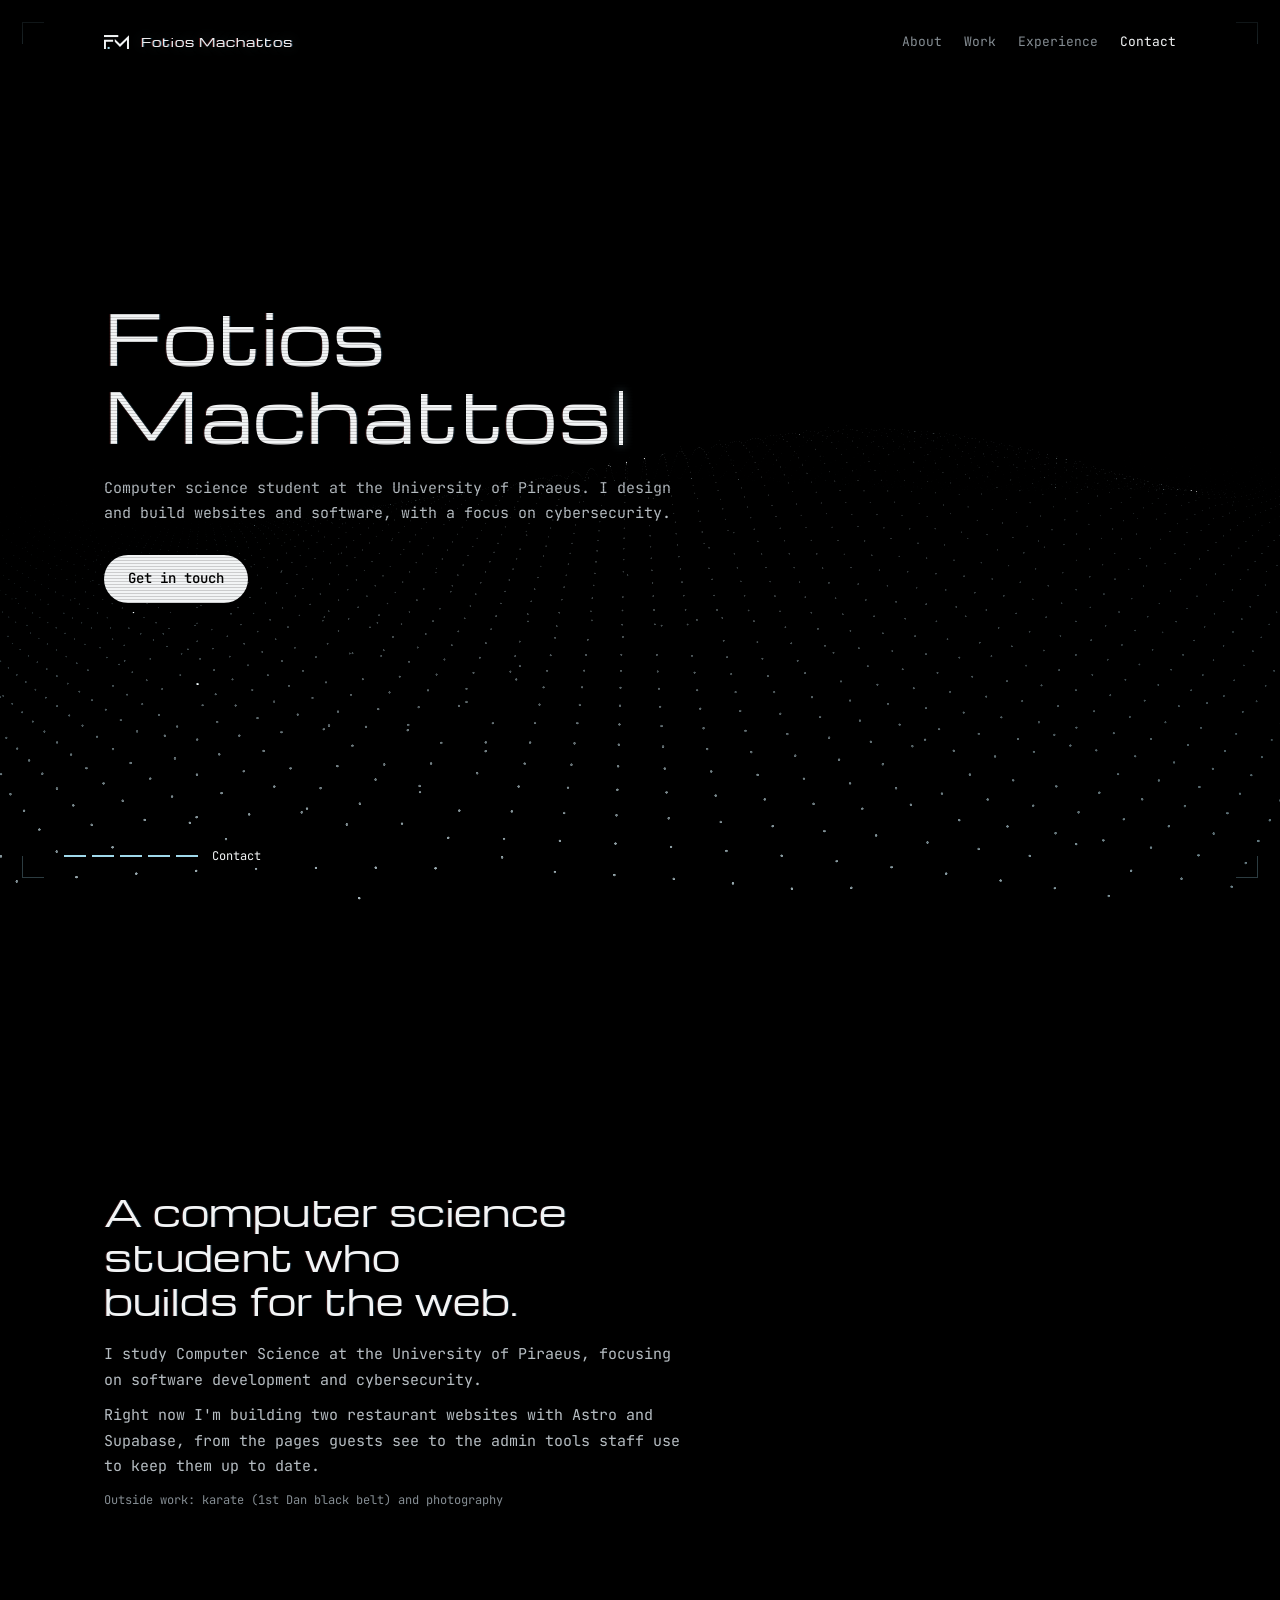
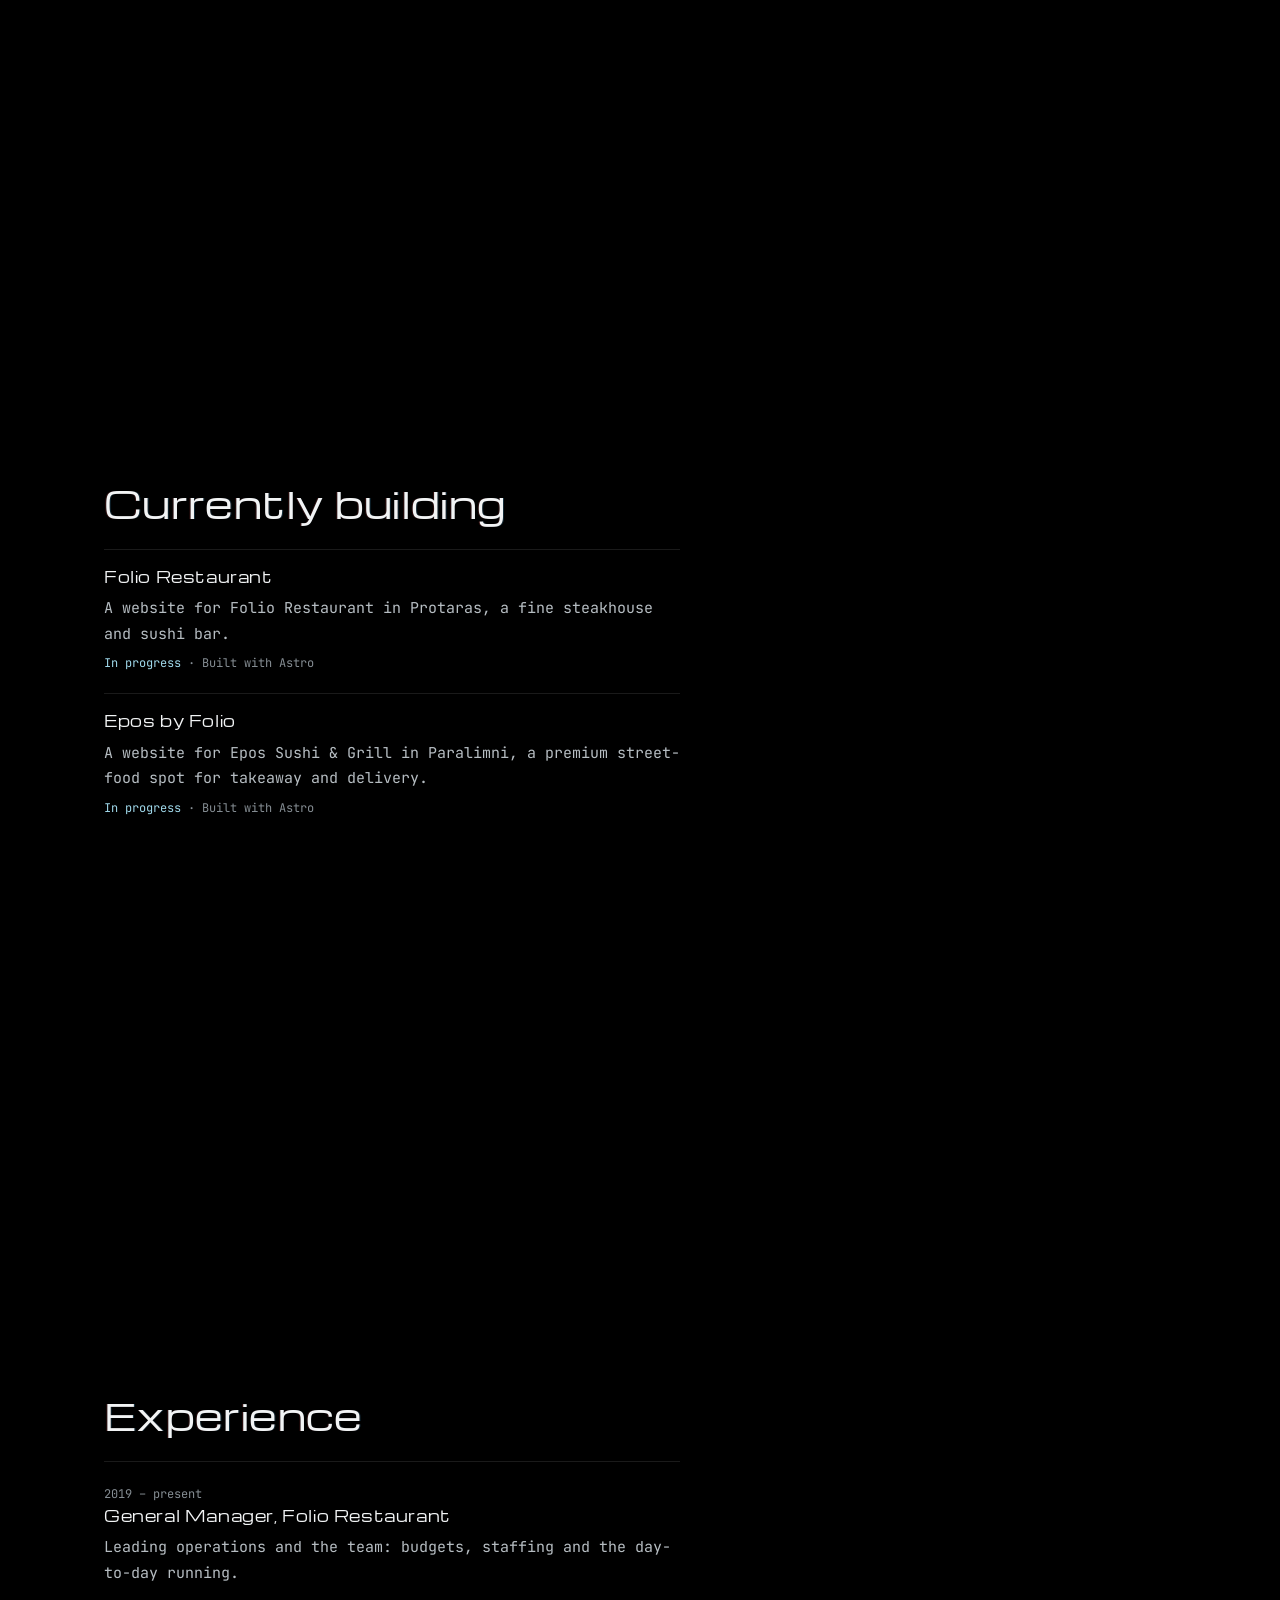
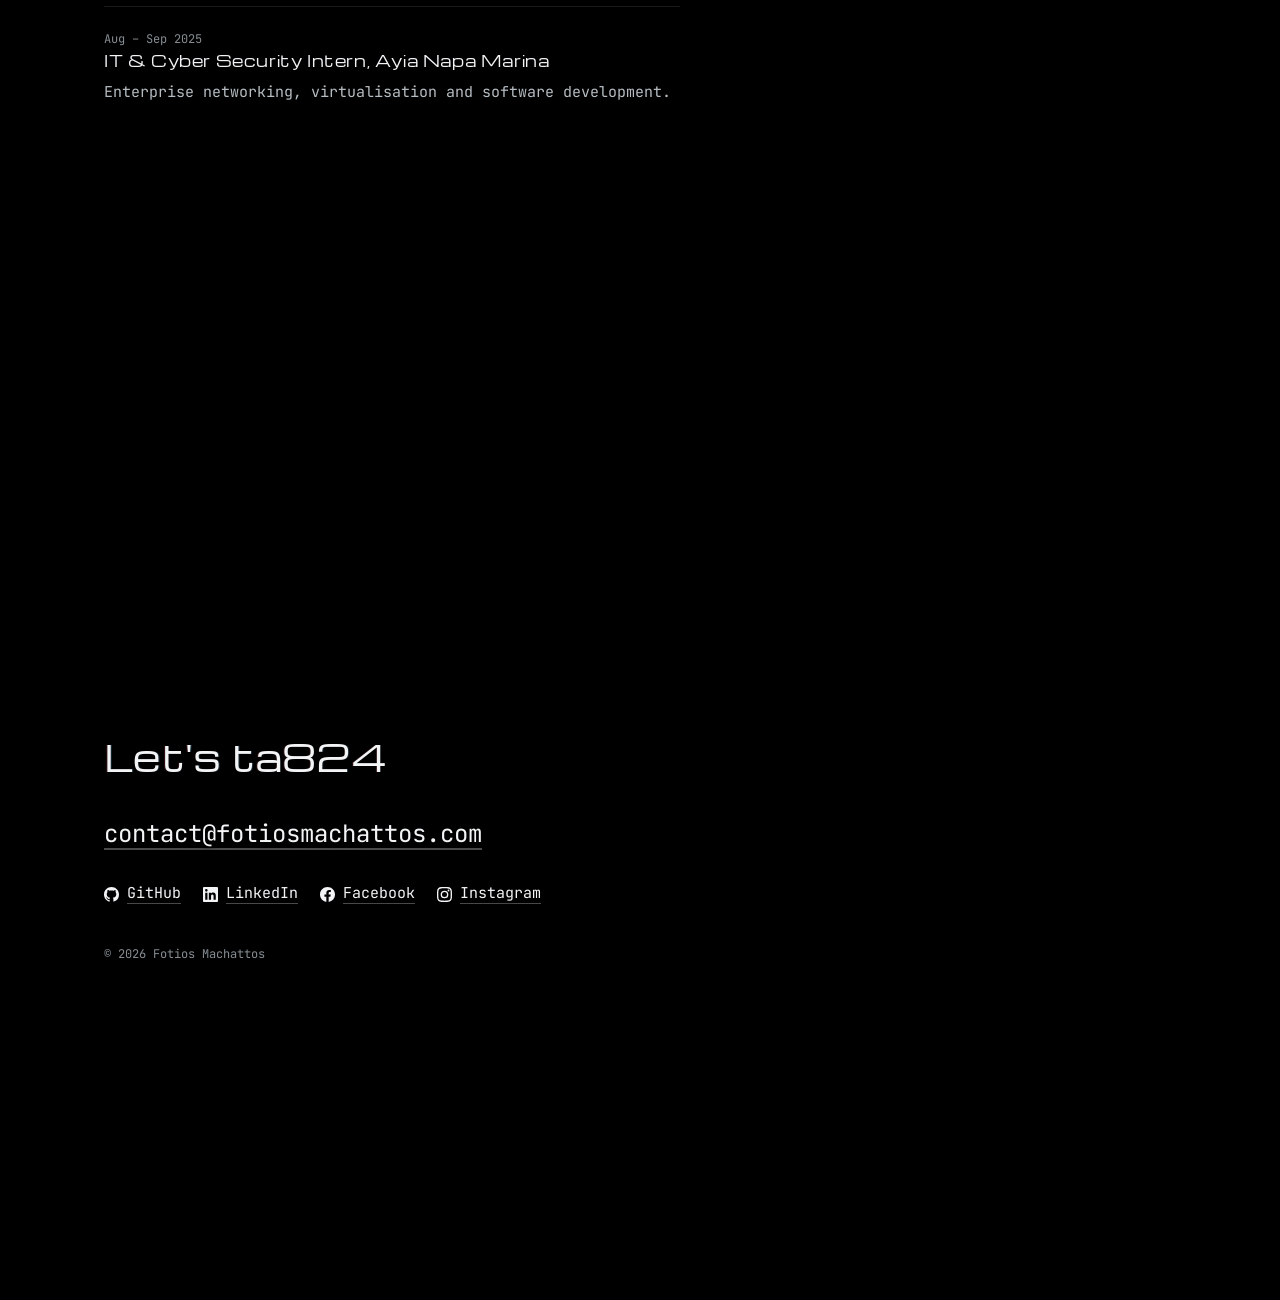
<file: index.html>
<!DOCTYPE html>
<html lang="en">
<head>
  <meta charset="UTF-8">
  <meta name="viewport" content="width=device-width, initial-scale=1.0">
  <meta name="description" content="Fotios Machattos — computer science student at the University of Piraeus, building websites and software.">
  <meta name="theme-color" content="#000000">
  <title>Fotios Machattos · Computer Science Student</title>
  <script type="application/ld+json">
  {
    "@context": "https://schema.org",
    "@type": "Person",
    "name": "Fotios Machattos",
    "url": "https://fotiosmachattos.com/",
    "image": "https://fotiosmachattos.com/assets/og-image.jpg",
    "email": "mailto:contact@fotiosmachattos.com",
    "jobTitle": "Computer Science Student",
    "affiliation": { "@type": "CollegeOrUniversity", "name": "University of Piraeus" },
    "knowsAbout": ["Web development", "Software development", "Cybersecurity"],
    "sameAs": [
      "https://github.com/fotios11",
      "https://www.linkedin.com/in/fotios-machattos/",
      "https://www.instagram.com/fmachattos11/",
      "https://www.facebook.com/fotios.machattos/"
    ]
  }
  </script>
  <link rel="canonical" href="https://fotiosmachattos.com/">
  <link rel="icon" href="/favicon.ico" sizes="48x48">
  <link rel="icon" href="/favicon.svg" type="image/svg+xml">
  <link rel="apple-touch-icon" href="/apple-touch-icon.png">

  <!-- Link previews (Instagram, LinkedIn, WhatsApp, Messenger, X) -->
  <meta property="og:type" content="website">
  <meta property="og:site_name" content="Fotios Machattos">
  <meta property="og:title" content="Fotios Machattos">
  <meta property="og:description" content="Computer science student at the University of Piraeus, building websites and software.">
  <meta property="og:url" content="https://fotiosmachattos.com/">
  <meta property="og:image" content="https://fotiosmachattos.com/assets/og-image.jpg">
  <meta property="og:image:width" content="1200">
  <meta property="og:image:height" content="630">
  <meta property="og:image:alt" content="FM logo with the name Fotios Machattos on black">
  <meta name="twitter:card" content="summary_large_image">

  <script>document.documentElement.classList.add('js');</script>
  <link rel="preload" href="/assets/fonts/jetbrains-mono-latin.woff2" as="font" type="font/woff2" crossorigin>
  <link rel="preload" href="/assets/fonts/michroma-latin.woff2" as="font" type="font/woff2" crossorigin>
  <style>
    /* ── Fonts (self-hosted, SIL OFL 1.1, see assets/fonts) ── */
    @font-face { font-family: 'JetBrains Mono'; font-style: normal; font-weight: 100 800; font-display: swap;
      src: url(/assets/fonts/jetbrains-mono-latin-ext.woff2) format('woff2');
      unicode-range: U+0100-02BA, U+02BD-02C5, U+02C7-02CC, U+02CE-02D7, U+02DD-02FF, U+0304, U+0308, U+0329, U+1D00-1DBF, U+1E00-1E9F, U+1EF2-1EFF, U+2020, U+20A0-20AB, U+20AD-20C0, U+2113, U+2C60-2C7F, U+A720-A7FF; }
    @font-face { font-family: 'JetBrains Mono'; font-style: normal; font-weight: 100 800; font-display: swap;
      src: url(/assets/fonts/jetbrains-mono-latin.woff2) format('woff2');
      unicode-range: U+0000-00FF, U+0131, U+0152-0153, U+02BB-02BC, U+02C6, U+02DA, U+02DC, U+0304, U+0308, U+0329, U+2000-206F, U+20AC, U+2122, U+2191, U+2193, U+2212, U+2215, U+FEFF, U+FFFD; }
    @font-face { font-family: 'Michroma'; font-style: normal; font-weight: 400; font-display: swap;
      src: url(/assets/fonts/michroma-latin-ext.woff2) format('woff2');
      unicode-range: U+0100-02BA, U+02BD-02C5, U+02C7-02CC, U+02CE-02D7, U+02DD-02FF, U+0304, U+0308, U+0329, U+1D00-1DBF, U+1E00-1E9F, U+1EF2-1EFF, U+2020, U+20A0-20AB, U+20AD-20C0, U+2113, U+2C60-2C7F, U+A720-A7FF; }
    @font-face { font-family: 'Michroma'; font-style: normal; font-weight: 400; font-display: swap;
      src: url(/assets/fonts/michroma-latin.woff2) format('woff2');
      unicode-range: U+0000-00FF, U+0131, U+0152-0153, U+02BB-02BC, U+02C6, U+02DA, U+02DC, U+0304, U+0308, U+0329, U+2000-206F, U+20AC, U+2122, U+2191, U+2193, U+2212, U+2215, U+FEFF, U+FFFD; }

    /* ── Tokens ─────────────────────────────────────────────── */
    :root {
      --fg:     #F2F4F5;
      --fg-2:   #B6BDC2;
      --fg-3:   #858D93;
      --signal: #9FD8EA;
      --line:   rgba(159,216,234,0.28);
      --rule:   rgba(255,255,255,0.1);

      --display: 'Michroma', ui-sans-serif, system-ui, sans-serif;
      --mono:    'JetBrains Mono', ui-monospace, SFMono-Regular, Menlo, monospace;
      --ease-out: cubic-bezier(0.23, 1, 0.32, 1);
      --gutter: 64px;
    }

    *, *::before, *::after { box-sizing: border-box; margin: 0; padding: 0; }
    html { -webkit-tap-highlight-color: transparent; scroll-padding-top: 96px; }
    @media (prefers-reduced-motion: no-preference) { html { scroll-behavior: smooth; } }
    body {
      font-family: var(--mono);
      font-size: 0.9375rem;
      line-height: 1.7;
      background: #000;
      color: var(--fg-2);
      overflow-x: hidden;
      -webkit-font-smoothing: antialiased;
    }
    a { color: inherit; text-decoration: none; }
    a, button { touch-action: manipulation; }
    button { border: none; background: none; cursor: pointer; font: inherit; color: inherit; }
    ::selection { background: var(--signal); color: #000; }
    :focus-visible { outline: 2px solid var(--signal); outline-offset: 4px; border-radius: 2px; }
    h1, h2, h3 { font-family: var(--display); font-weight: 400; color: var(--fg); text-wrap: balance; }
    p { text-wrap: pretty; }
    .sr-only { position: absolute; width: 1px; height: 1px; overflow: hidden; clip-path: inset(50%); white-space: nowrap; }
    .skip { position: absolute; left: 16px; top: -60px; z-index: 2000; background: var(--fg); color: #000; padding: 10px 16px; border-radius: 999px; }
    .skip:focus { top: 16px; }

    /* ── Scene ──────────────────────────────────────────────── */
    .terrain { position: fixed; left: 0; top: 0; width: 100%; height: 100vh; height: 100lvh; z-index: 0; pointer-events: none; opacity: 0; transition: opacity 1.4s ease-out; }
    .terrain.on { opacity: 1; }
    main { position: relative; z-index: 1; overflow-x: clip; }

    /* ── Frame: corner brackets + chapter rail ──────────────── */
    .corner { position: fixed; z-index: 9; width: 22px; height: 22px; border: 1px solid var(--line); pointer-events: none; }
    .corner.tl { top: 22px; left: 22px; border-right: 0; border-bottom: 0; }
    .corner.tr { top: 22px; right: 22px; border-left: 0; border-bottom: 0; }
    .corner.bl { bottom: 22px; left: 22px; border-right: 0; border-top: 0; }
    .corner.br { bottom: 22px; right: 22px; border-left: 0; border-top: 0; }
    .rail { position: fixed; z-index: 9; left: var(--gutter); bottom: 34px; display: flex; align-items: center; gap: 14px; font-size: 0.75rem; color: var(--fg); pointer-events: none; }
    .ticks { display: flex; gap: 6px; }
    .ticks i { width: 22px; height: 2px; background: rgba(255,255,255,0.18); transition: background-color 0.3s ease; }
    .ticks i.on { background: var(--signal); }

    /* ── Nav ────────────────────────────────────────────────── */
    .nav { position: fixed; z-index: 10; left: 0; right: 0; top: 0; background: linear-gradient(to bottom, rgba(0,0,0,0.85), rgba(0,0,0,0)); }
    .nav-in { max-width: 1200px; margin: 0 auto; padding: 0 var(--gutter); height: 84px; display: flex; align-items: center; gap: 24px; }
    .brand .mark { width: 25px; height: 14px; margin-right: 12px; flex: none; }
    .brand { margin-right: auto; display: inline-flex; align-items: center; min-height: 44px; font-family: var(--display); font-size: 0.75rem; letter-spacing: 0.08em; color: var(--fg); }
    .nav-links { display: flex; gap: 22px; font-size: 0.8125rem; }
    .nav-links a { display: inline-flex; align-items: center; min-height: 44px; color: var(--fg-3); transition: color 0.15s ease; }
    .nav-links a.active { color: var(--fg); }
    @media (hover: hover) and (pointer: fine) { .nav-links a:hover { color: var(--fg); } }
    .nav-links a:active, .brand:active { opacity: 0.6; }
    .burger { display: none; min-height: 44px; padding: 0 18px; border-radius: 999px; border: 1px solid rgba(255,255,255,0.18); font-size: 0.8125rem; color: var(--fg); }

    .mob {
      position: fixed; inset: 0; z-index: 9;
      background: rgba(0,0,0,0.94);
      backdrop-filter: blur(12px); -webkit-backdrop-filter: blur(12px);
      padding: 96px 22px max(56px, env(safe-area-inset-bottom));
      display: flex; flex-direction: column; justify-content: flex-end; gap: 4px;
      opacity: 0; visibility: hidden;
      transition: opacity 0.2s ease, visibility 0s linear 0.2s;
    }
    .mob.open { opacity: 1; visibility: visible; transition: opacity 0.2s ease, visibility 0s; }
    .mob a { font-family: var(--display); font-size: 1.75rem; line-height: 1.5; color: var(--fg); padding: 6px 10px; border-radius: 10px; }
    .mob a:active { background: rgba(255,255,255,0.08); }
    body.menu-open { overflow: hidden; }

    /* ── Chapters ───────────────────────────────────────────── */
    section { min-height: 100vh; min-height: 100svh; display: flex; align-items: center; padding: 96px 0; }
    .wrap { width: 100%; max-width: 1200px; margin: 0 auto; padding: 0 var(--gutter); }
    .copy { max-width: 36rem; position: relative; }
    .copy p + p { margin-top: 10px; }

    .name { font-size: clamp(2.2rem, 5.4vw, 4.6rem); line-height: 1.12; letter-spacing: 0.01em; margin-bottom: 24px; }
    h2 { font-size: clamp(1.5rem, 2.8vw, 2.3rem); line-height: 1.25; letter-spacing: 0.01em; margin-bottom: 18px; }
    .meta { font-size: 0.75rem; color: var(--fg-3); }
    .tag { color: var(--signal); }

    .cta {
      display: inline-flex; align-items: center; min-height: 48px; margin-top: 28px; padding: 0 24px;
      border-radius: 999px; background: var(--fg); color: #000; font-weight: 500; font-size: 0.875rem;
      transition: background-color 0.15s ease, transform 0.15s var(--ease-out);
    }
    @media (hover: hover) and (pointer: fine) { .cta:hover { background: var(--signal); } }
    .cta:active { transform: scale(0.97); }

    .list { list-style: none; display: grid; gap: 20px; margin-top: 22px; }
    .item { padding-top: 16px; border-top: 1px solid var(--rule); }
    .item h3 { font-size: 0.9375rem; letter-spacing: 0.04em; line-height: 1.5; margin-bottom: 8px; }
    .item .meta { margin-top: 6px; }

    .email {
      display: inline-flex; align-items: center; min-height: 44px; margin-top: 14px;
      font-size: clamp(1.1rem, 2vw, 1.5rem); color: var(--fg); overflow-wrap: anywhere;
      text-decoration: underline; text-underline-offset: 6px; text-decoration-color: rgba(255,255,255,0.3);
      transition: color 0.15s ease, text-decoration-color 0.15s ease;
    }
    .links { display: flex; flex-wrap: wrap; gap: 4px 22px; margin-top: 16px; }
    .links a svg { width: 15px; height: 15px; flex-shrink: 0; fill: currentColor; }
    .links a {
      display: inline-flex; align-items: center; gap: 8px; min-height: 44px; color: var(--fg);
      text-decoration: underline; text-underline-offset: 5px; text-decoration-color: rgba(255,255,255,0.3);
      transition: color 0.15s ease, text-decoration-color 0.15s ease;
    }
    @media (hover: hover) and (pointer: fine) {
      .email:hover, .links a:hover { color: var(--signal); text-decoration-color: var(--signal); }
    }
    .email:active, .links a:active { opacity: 0.6; }

    /* ── Motion: each chapter's lines rise in, once ─────────── */
    .js .rise { opacity: 0; transform: translateY(12px); }
    .js .rise.in { opacity: 1; transform: none; transition: opacity 0.9s var(--ease-out) var(--d, 0ms), transform 0.9s var(--ease-out) var(--d, 0ms); }

    /* ── Phones ─────────────────────────────────────────────── */
    @media (max-width: 760px) {
      :root { --gutter: 22px; }
      .nav-links { display: none; }
      .burger { display: inline-flex; align-items: center; }
      .corner { width: 16px; height: 16px; }
      .corner.tl, .corner.bl { left: 10px; } .corner.tr, .corner.br { right: 10px; }
      .corner.tl, .corner.tr { top: 10px; } .corner.bl, .corner.br { bottom: 10px; }
      .rail { display: none; }                                   /* the menu does this job on phones */
      .nav { background: linear-gradient(to bottom, #000 0%, #000 62%, rgba(0,0,0,0) 100%); padding-bottom: 14px; }
      body { font-size: 0.875rem; line-height: 1.65; }
      section { display: block; min-height: 0; padding: 46svh 0 72px; }   /* a window of dots, then the text */
      #top { display: flex; align-items: flex-end; min-height: 100svh; padding: 96px 0 64px; }
      .name { font-size: 2.15rem; margin-bottom: 18px; }
      h2 { font-size: 1.35rem; margin-bottom: 14px; }
      .cta { margin-top: 22px; }
      .list { gap: 16px; margin-top: 18px; }
      .item { padding-top: 14px; }
      .crt { background:
        repeating-linear-gradient(to bottom, rgba(0,0,0,0) 0 2px, rgba(0,0,0,0.09) 2px 3px),
        radial-gradient(ellipse 140% 100% at 50% 50%, transparent 70%, rgba(0,0,0,0.3) 100%); }
    }

    /* ── CRT touches ────────────────────────────────────────── */
    /* faint scanlines + darker edges, like curved glass */
    .crt { position: fixed; inset: 0; z-index: 8; pointer-events: none;
      background:
        repeating-linear-gradient(to bottom, rgba(0,0,0,0) 0 2px, rgba(0,0,0,0.16) 2px 3px),
        radial-gradient(ellipse 120% 95% at 50% 50%, transparent 60%, rgba(0,0,0,0.45) 100%); }
    /* phosphor glow with a hair of colour fringe on display type */
    h1, h2, .item h3, .brand {
      text-shadow: -0.6px 0 rgba(255,90,90,0.35), 0.6px 0 rgba(90,200,255,0.4), 0 0 14px rgba(159,216,234,0.22); }
    /* readability over the dots: no dark shapes behind the text, just a tight dark halo on each letter,
       so the dots stay visible right up to the words */
    .copy p, .copy .meta, .copy .email, .copy .links a, .item h3 {
      text-shadow: 0 0 2px #000, 0 0 5px #000, 0 0 10px rgba(0,0,0,0.85); }
    h1, h2 { text-shadow: 0 0 2px #000, 0 0 8px #000, -0.6px 0 rgba(255,90,90,0.35), 0.6px 0 rgba(90,200,255,0.4); }
    /* the name: two fixed lines, with a thin terminal cursor blinking after it */
    .name .ln { display: block; white-space: nowrap; }
    .cursor { display: inline-block; width: max(3px, 0.06em); height: 0.78em; margin-left: 0.1em; background: var(--fg);
      vertical-align: -0.02em; box-shadow: 0 0 10px rgba(159,216,234,0.45);
      animation: blink 1.06s steps(1) infinite; }
    @keyframes blink { 0%, 100% { opacity: 1; } 50% { opacity: 0; } }

    @media (prefers-reduced-motion: reduce) {
      .cursor { animation: none; }
      .js .rise, .js .rise.in { transform: none; transition: opacity 0.3s ease; }
      .terrain, .mob { transition: none; }
    }
  </style>
</head>
<body>
  <a href="#about" class="skip">Skip to content</a>
  <canvas class="terrain" id="terrain" aria-hidden="true"></canvas>

  <div class="crt" aria-hidden="true"></div>
  <div aria-hidden="true">
    <span class="corner tl"></span><span class="corner tr"></span><span class="corner bl"></span><span class="corner br"></span>
    <div class="rail"><span class="ticks"><i></i><i></i><i></i><i></i><i></i></span><span id="railName">Intro</span></div>
  </div>

  <header class="nav">
    <div class="nav-in">
      <a class="brand" href="#top"><svg class="mark" viewBox="0 0 359 200" aria-hidden="true"><g fill="currentColor"><rect width="205" height="29"/><path d="M0 67H131V95H28V200H0Z"/><path d="M155 57L229.5 130.5L358.5 2V200H330V73L229.5 173L155 97Z"/></g><rect x="52" y="171" width="29" height="29" fill="var(--signal)"/></svg>Fotios Machattos</a>
      <nav class="nav-links" aria-label="Main">
        <a href="#about">About</a><a href="#projects">Work</a><a href="#experience">Experience</a><a href="#contact">Contact</a>
      </nav>
      <button class="burger" id="burger" type="button" aria-expanded="false" aria-controls="mob">Menu</button>
    </div>
  </header>

  <nav class="mob" id="mob" role="dialog" aria-modal="true" aria-label="Menu">
    <a href="#about">About</a>
    <a href="#projects">Work</a>
    <a href="#experience">Experience</a>
    <a href="#contact">Contact</a>
  </nav>

  <main>
    <section id="top" data-name="Intro"><div class="wrap"><div class="copy">
      <h1 class="name rise" aria-label="Fotios Machattos"><span class="ln" aria-hidden="true"><span data-decode>Fotios</span></span><span class="ln" aria-hidden="true"><span data-decode>Machattos</span><span class="cursor"></span></span></h1>
      <p class="rise">Computer science student at the University of Piraeus. I design and build websites and software, with a focus on cybersecurity.</p>
      <a class="cta rise" href="#contact">Get in touch</a>
    </div></div></section>

    <section id="about" data-name="About"><div class="wrap"><div class="copy">
      <h2 class="rise">A computer science student who builds for the web.</h2>
      <p class="rise">I study Computer Science at the University of Piraeus, focusing on software development and cybersecurity.</p>
      <p class="rise">Right now I'm building two restaurant websites with Astro and Supabase, from the pages guests see to the admin tools staff use to keep them up to date.</p>
      <p class="meta rise">Outside work: karate (1st Dan black belt) and photography</p>
    </div></div></section>

    <section id="projects" data-name="Work"><div class="wrap"><div class="copy">
      <h2 class="rise" id="workTitle">Currently building</h2>
      <ul class="list" id="projectList"></ul>
    </div></div></section>

    <section id="experience" data-name="Experience"><div class="wrap"><div class="copy">
      <h2 class="rise">Experience</h2>
      <ul class="list">
        <li class="item rise"><p class="meta"><time datetime="2019">2019 – present</time></p><h3>General Manager, Folio Restaurant</h3><p>Leading operations and the team: budgets, staffing and the day-to-day running.</p></li>
        <li class="item rise"><p class="meta"><time datetime="2025-08">Aug – Sep 2025</time></p><h3>IT &amp; Cyber Security Intern, Ayia Napa Marina</h3><p>Enterprise networking, virtualisation and software development.</p></li>
      </ul>
    </div></div></section>

    <section id="contact" data-name="Contact"><div class="wrap"><div class="copy">
      <h2 class="rise">Let's talk.</h2>
      <a class="email rise" href="mailto:contact@fotiosmachattos.com">contact@fotiosmachattos.com</a>
      <div class="links rise">
        <a href="https://github.com/fotios11" target="_blank" rel="noopener noreferrer"><svg aria-hidden="true" viewBox="0 0 24 24"><path d="M12 0C5.37 0 0 5.37 0 12c0 5.31 3.435 9.795 8.205 11.385.6.105.825-.255.825-.57 0-.285-.015-1.23-.015-2.235-3.015.555-3.795-.735-4.035-1.41-.135-.345-.72-1.41-1.23-1.695-.42-.225-1.02-.78-.015-.795.945-.015 1.62.87 1.845 1.23 1.08 1.815 2.805 1.305 3.495.99.105-.78.42-1.305.765-1.605-2.67-.3-5.46-1.335-5.46-5.925 0-1.305.465-2.385 1.23-3.225-.12-.3-.54-1.53.12-3.18 0 0 1.005-.315 3.3 1.23.96-.27 1.98-.405 3-.405s2.04.135 3 .405c2.295-1.56 3.3-1.23 3.3-1.23.66 1.65.24 2.88.12 3.18.765.84 1.23 1.905 1.23 3.225 0 4.605-2.805 5.625-5.475 5.925.435.375.81 1.095.81 2.22 0 1.605-.015 2.895-.015 3.3 0 .315.225.69.825.57A12.02 12.02 0 0 0 24 12c0-6.63-5.37-12-12-12z"/></svg><span>GitHub</span><span class="sr-only"> (opens in new tab)</span></a>
        <a href="https://www.linkedin.com/in/fotios-machattos/" target="_blank" rel="noopener noreferrer"><svg aria-hidden="true" viewBox="0 0 24 24"><path d="M20.447 20.452h-3.554v-5.569c0-1.328-.027-3.037-1.852-3.037-1.853 0-2.136 1.445-2.136 2.939v5.667H9.351V9h3.414v1.561h.046c.477-.9 1.637-1.85 3.37-1.85 3.601 0 4.267 2.37 4.267 5.455v6.286zM5.337 7.433a2.062 2.062 0 0 1-2.063-2.065 2.064 2.064 0 1 1 2.063 2.065zm1.782 13.019H3.555V9h3.564v11.452zM22.225 0H1.771C.792 0 0 .774 0 1.729v20.542C0 23.227.792 24 1.771 24h20.451C23.2 24 24 23.227 24 22.271V1.729C24 .774 23.2 0 22.222 0h.003z"/></svg><span>LinkedIn</span><span class="sr-only"> (opens in new tab)</span></a>
        <a href="https://www.facebook.com/fotios.machattos/" target="_blank" rel="noopener noreferrer"><svg aria-hidden="true" viewBox="0 0 24 24"><path d="M24 12.073c0-6.627-5.373-12-12-12s-12 5.373-12 12c0 5.99 4.388 10.954 10.125 11.854v-8.385H7.078v-3.47h3.047V9.43c0-3.007 1.792-4.669 4.533-4.669 1.312 0 2.686.235 2.686.235v2.953H15.83c-1.491 0-1.956.925-1.956 1.874v2.25h3.328l-.532 3.47h-2.796v8.385C19.612 23.027 24 18.062 24 12.073z"/></svg><span>Facebook</span><span class="sr-only"> (opens in new tab)</span></a>
        <a href="https://www.instagram.com/fmachattos11/" target="_blank" rel="noopener noreferrer"><svg aria-hidden="true" viewBox="0 0 24 24"><path d="M12 2.163c3.204 0 3.584.012 4.85.07 3.252.148 4.771 1.691 4.919 4.919.058 1.265.069 1.645.069 4.849 0 3.205-.012 3.584-.069 4.849-.149 3.225-1.664 4.771-4.919 4.919-1.266.058-1.644.07-4.85.07-3.204 0-3.584-.012-4.849-.07-3.26-.149-4.771-1.699-4.919-4.92-.058-1.265-.07-1.644-.07-4.849 0-3.204.013-3.583.07-4.849.149-3.227 1.664-4.771 4.919-4.919 1.266-.057 1.645-.069 4.849-.069zM12 0C8.741 0 8.333.014 7.053.072 2.695.272.273 2.69.073 7.052.014 8.333 0 8.741 0 12c0 3.259.014 3.668.072 4.948.2 4.358 2.618 6.78 6.98 6.98C8.333 23.986 8.741 24 12 24c3.259 0 3.668-.014 4.948-.072 4.354-.2 6.782-2.618 6.979-6.98.059-1.28.073-1.689.073-4.948 0-3.259-.014-3.667-.072-4.947-.196-4.354-2.617-6.78-6.979-6.98C15.668.014 15.259 0 12 0zm0 5.838a6.162 6.162 0 1 0 0 12.324 6.162 6.162 0 0 0 0-12.324zM12 16a4 4 0 1 1 0-8 4 4 0 0 1 0 8zm6.406-11.845a1.44 1.44 0 1 0 0 2.881 1.44 1.44 0 0 0 0-2.881z"/></svg><span>Instagram</span><span class="sr-only"> (opens in new tab)</span></a>
      </div>
      <p class="meta rise" style="margin-top:28px">© 2026 Fotios Machattos</p>
    </div></div></section>
  </main>

  <script>
    'use strict';
    const html = document.documentElement;
    const reduce = matchMedia('(prefers-reduced-motion: reduce)').matches;

    /* ════════════════════════════════════════════════════════════
       PROJECTS — edit this list to add, change or remove projects.
       status: "in progress" or "finished"; link is optional
       (when set, the project name links to the site).
       ════════════════════════════════════════════════════════════ */
    const PROJECTS = [
      { title: 'Folio Restaurant', status: 'in progress', tech: 'Astro', link: '',
        summary: 'A website for Folio Restaurant in Protaras, a fine steakhouse and sushi bar.' },
      { title: 'Epos by Folio', status: 'in progress', tech: 'Astro', link: '',
        summary: 'A website for Epos Sushi & Grill in Paralimni, a premium street-food spot for takeaway and delivery.' }
    ];
    (function () {
      const esc = s => String(s).replace(/[&<>"]/g, c => ({ '&': '&amp;', '<': '&lt;', '>': '&gt;', '"': '&quot;' }[c]));
      document.getElementById('workTitle').textContent = PROJECTS.every(p => p.status !== 'finished') ? 'Currently building' : 'Work';
      document.getElementById('projectList').innerHTML = PROJECTS.map(p => `
        <li class="item rise">
          <h3>${p.link ? `<a href="${esc(p.link)}" target="_blank" rel="noopener noreferrer">${esc(p.title)}<span class="sr-only"> (opens in new tab)</span></a>` : esc(p.title)}</h3>
          <p>${esc(p.summary)}</p>
          <p class="meta"><span class="tag">${p.status === 'finished' ? 'Finished' : 'In progress'}</span>${p.tech ? ` · Built with ${esc(p.tech)}` : ''}</p>
        </li>`).join('');
    })();

    /* ── Mobile menu ───────────────────────────────────────── */
    const burger = document.getElementById('burger'), mob = document.getElementById('mob');
    const outside = [document.querySelector('main')];
    function setMenu(open) {
      mob.classList.toggle('open', open);
      document.body.classList.toggle('menu-open', open);
      outside.forEach(el => { el.inert = open; });
      burger.setAttribute('aria-expanded', String(open));
      burger.textContent = open ? 'Close' : 'Menu';
      if (open) mob.querySelector('a').focus();
    }
    burger.addEventListener('click', () => setMenu(!mob.classList.contains('open')));
    mob.querySelectorAll('a').forEach(a => a.addEventListener('click', () => setMenu(false)));

    /* In-page links: scroll so the section's text sits fully on screen,
       not just the top of the section */
    document.querySelectorAll('a[href^="#"]').forEach(a => a.addEventListener('click', e => {
      const target = document.querySelector(a.getAttribute('href'));
      if (!target) return;
      e.preventDefault();
      const copy = target.querySelector('.copy') || target;
      requestAnimationFrame(() => {                             // after the menu has closed
        const r = copy.getBoundingClientRect(), navH = 84, room = innerHeight - navH;
        const y = r.height < room - 48
          ? scrollY + r.top - navH - (room - r.height) * 0.6       // text a little below centre, scene above
          : scrollY + r.top - navH - 16;
        const fullScreen = target.offsetHeight <= innerHeight + 2;   // desktop: one section = one screen
        const top = target.id === 'top' ? 0 : fullScreen ? target.offsetTop : Math.max(0, y);
        scrollTo({ top, behavior: reduce ? 'auto' : 'smooth' });
        history.replaceState(null, '', a.getAttribute('href'));
      });
    }));
    addEventListener('keydown', e => { if (e.key === 'Escape' && mob.classList.contains('open')) { setMenu(false); burger.focus(); } });
    document.addEventListener('touchstart', () => {}, { passive: true });

    /* ── Active nav + chapter rail ─────────────────────────── */
    const navAs = document.querySelectorAll('.nav-links a'), ticks = document.querySelectorAll('.ticks i');
    const secs = [...document.querySelectorAll('main section')];
    const io = new IntersectionObserver(es => es.forEach(en => {
      if (!en.isIntersecting) return;
      const i = secs.indexOf(en.target);
      navAs.forEach(a => a.classList.toggle('active', a.getAttribute('href') === '#' + en.target.id));
      ticks.forEach((t, k) => t.classList.toggle('on', k <= i));
      document.getElementById('railName').textContent = en.target.dataset.name;
    }), { rootMargin: '-45% 0px -50% 0px' });
    secs.forEach(s => io.observe(s));

    /* ── Decode: headings resolve left to right through random glyphs ── */
    const GLYPHS = 'ABCDEFGHJKMNPRSTVXZ0123456789#%/<>=+';
    function decode(el, dur = 900) {
      if (reduce) return;
      const final = el.dataset.text || (el.dataset.text = el.textContent);
      const start = performance.now(); let last = 0;
      clearTimeout(el._done); el._done = setTimeout(() => { el.textContent = final; }, dur + 150);   // always finishes
      (function frame(now) {
        const t = (now - start) / dur;
        if (now - last > 40) {
          last = now;
          const n = Math.floor(t * final.length);
          el.textContent = final.slice(0, n)
            + [...final.slice(n, n + 3)].map(c => c === ' ' ? ' ' : GLYPHS[Math.random() * GLYPHS.length | 0]).join('')
            + final.slice(n + 3).replace(/\S/g, ' ');
        }
        if (t < 1) requestAnimationFrame(frame); else el.textContent = final;
      })(start);
    }
    document.querySelectorAll('h2').forEach(h => h.setAttribute('aria-label', h.textContent));   // screen readers get the real text

    /* ── Reveals ───────────────────────────────────────────── */
    const rev = new IntersectionObserver(es => es.filter(e => e.isIntersecting).forEach(en => {
      en.target.querySelectorAll('.rise').forEach((el, i) => { el.style.setProperty('--d', i * 90 + 'ms'); el.classList.add('in'); });
      en.target.querySelectorAll('[data-decode], h2').forEach((h, k) =>
        setTimeout(() => decode(h, h.matches('[data-decode]') ? 700 : 900), 120 + k * 260));
      rev.unobserve(en.target);
    }), { rootMargin: '0px 0px -10% 0px' });
    secs.forEach(s => rev.observe(s));

    /* ── 3D stage: one dot field that the page scrolls through ─
       hero → about → projects → experience → contact
       terrain → low glide → bird's-eye → tunnel → globe       */
    (function () {
      const hero = document.getElementById('top');
      const canvas = document.getElementById('terrain');
      const name = document.querySelector('.name');
      const gl = canvas.getContext('webgl', { antialias: false, alpha: true, premultipliedAlpha: false });
      if (!gl) return;                                   // keep the CSS floor
      hero.classList.add('gl');

      const VS = `
        attribute vec2 aGrid;
        uniform float uTime; uniform vec2 uBump; uniform float uBumpAmp; uniform float uAmp;
        uniform float uTun; uniform float uSph; uniform vec3 uSphC; uniform float uSphR;
        uniform mat4 uProj; uniform mat4 uView; uniform float uPx;
        varying float vFog; varying float vH;
        float ease(float t) { return t * t * (3.0 - 2.0 * t); }
        void main() {
          float x = aGrid.x, z = aGrid.y;
          float h = sin(x * 0.3 + uTime * 0.5) * 0.45
                  + sin(z * 0.42 - uTime * 0.65) * 0.32
                  + sin((x + z) * 0.18 + uTime * 0.3) * 0.4;
          float rnd = fract(sin(dot(aGrid, vec2(12.9898, 78.233))) * 43758.5453);

          /* terrain */
          vec2 d = vec2(x, z) - uBump;
          float bump = uBumpAmp * exp(-dot(d, d) * 0.045);
          vec3 T = vec3(x, h * uAmp + bump, z);

          /* tunnel: the field curls around the z axis */
          float ang = x / 26.0 * 3.14159 + uTime * 0.04;
          float r = 4.6 + h * 0.3;
          vec3 P = vec3(sin(ang) * r, cos(ang) * r, z);

          /* globe */
          float u = (x + 26.0) / 52.0, v = (4.0 - z) / 50.0;
          float th = u * 6.28318 + uTime * 0.12, ph = v * 3.14159;
          vec3 S = uSphC + uSphR * (1.0 + h * 0.025) * vec3(sin(ph) * cos(th), cos(ph), sin(ph) * sin(th));

          /* staggered morph: each dot leaves at a slightly different moment */
          float bt = ease(clamp(uTun * 1.5 - rnd * 0.5, 0.0, 1.0));
          float bs = ease(clamp(uSph * 1.5 - rnd * 0.5, 0.0, 1.0));
          vec3 pos = mix(mix(T, P, bt), S, bs);

          vec4 mv = uView * vec4(pos, 1.0);
          gl_Position = uProj * mv;
          float depth = -mv.z;
          gl_PointSize = clamp(uPx * 24.0 / depth, 1.2, 4.0 * uPx);
          vFog = clamp(1.0 - (depth - 4.0) / 46.0, 0.0, 1.0);
          vH = h;
        }`;
      const FS = `
        precision mediump float;
        uniform vec3 uNear; uniform vec3 uFar;
        uniform float uAlpha; uniform float uTop; uniform vec2 uRes;
        uniform vec4 uCalmA; uniform vec4 uCalmB; uniform float uCalm;
        varying float vFog; varying float vH;
        void main() {
          vec2 c = gl_PointCoord - 0.5;
          float r = dot(c, c);
          if (r > 0.25) discard;
          float a = smoothstep(0.25, 0.06, r);
          vec3 col = mix(uFar, uNear, clamp(vH * 0.45 + 0.35, 0.0, 1.0));
          /* hero: keep the top of the screen clear behind the name */
          float sy = gl_FragCoord.y / uRes.y;
          float top = mix(1.0, smoothstep(0.82, 0.48, sy), uTop);
          /* dots behind text fade softly so the words stay readable (rects in pixels: x0, y0, x1, y1) */
          vec2 p = gl_FragCoord.xy; float f = 60.0 * uRes.y / 900.0;
          float mA = smoothstep(uCalmA.x - f, uCalmA.x, p.x) * smoothstep(uCalmA.z + f, uCalmA.z, p.x) * smoothstep(uCalmA.y - f, uCalmA.y, p.y) * smoothstep(uCalmA.w + f, uCalmA.w, p.y);
          float mB = smoothstep(uCalmB.x - f, uCalmB.x, p.x) * smoothstep(uCalmB.z + f, uCalmB.z, p.x) * smoothstep(uCalmB.y - f, uCalmB.y, p.y) * smoothstep(uCalmB.w + f, uCalmB.w, p.y);
          float calm = 1.0 - uCalm * max(mA, mB);
          gl_FragColor = vec4(col, a * vFog * vFog * uAlpha * top * calm);
        }`;
      function sh(type, src) { const o = gl.createShader(type); gl.shaderSource(o, src); gl.compileShader(o); return o; }
      const prog = gl.createProgram();
      gl.attachShader(prog, sh(gl.VERTEX_SHADER, VS));
      gl.attachShader(prog, sh(gl.FRAGMENT_SHADER, FS));
      gl.linkProgram(prog);
      if (!gl.getProgramParameter(prog, gl.LINK_STATUS)) { hero.classList.remove('gl'); return; }
      gl.useProgram(prog);

      /* Grid of points (a bit sparser on small screens) */
      const step = innerWidth < 720 ? 0.36 : 0.3;
      const pts = [];
      for (let z = 14; z > -46; z -= step) for (let x = -26; x <= 26; x += step) pts.push(x, z);
      const count = pts.length / 2;
      gl.bindBuffer(gl.ARRAY_BUFFER, gl.createBuffer());
      gl.bufferData(gl.ARRAY_BUFFER, new Float32Array(pts), gl.STATIC_DRAW);
      const aGrid = gl.getAttribLocation(prog, 'aGrid');
      gl.enableVertexAttribArray(aGrid);
      gl.vertexAttribPointer(aGrid, 2, gl.FLOAT, false, 0, 0);

      const U = {};
      ['uTime','uBump','uBumpAmp','uAmp','uTun','uSph','uSphC','uSphR','uProj','uView','uPx',
       'uNear','uFar','uAlpha','uTop','uRes','uCalmA','uCalmB','uCalm'].forEach(n => U[n] = gl.getUniformLocation(prog, n));
      gl.enable(gl.BLEND);

      /* Colours follow the theme tokens */
      function hex(v) { v = v.trim().replace('#', ''); return [0, 2, 4].map(i => parseInt(v.slice(i, i + 2), 16) / 255); }
      function setColours() {
        const cs = getComputedStyle(document.documentElement);
        const light = document.documentElement.getAttribute('data-theme') === 'light';
        gl.uniform3fv(U.uNear, hex(cs.getPropertyValue('--fg')));
        gl.uniform3fv(U.uFar, hex(cs.getPropertyValue('--signal')));
        if (light) gl.blendFunc(gl.SRC_ALPHA, gl.ONE_MINUS_SRC_ALPHA);
        else gl.blendFunc(gl.SRC_ALPHA, gl.ONE);           // additive glow on black
        requestDraw();
      }
      new MutationObserver(setColours).observe(document.documentElement, { attributes: true, attributeFilter: ['data-theme'] });

      /* Matrix helpers */
      function perspective(fovy, aspect, near, far) {
        const f = 1 / Math.tan(fovy / 2), nf = 1 / (near - far);
        return [f / aspect, 0, 0, 0, 0, f, 0, 0, 0, 0, (far + near) * nf, -1, 0, 0, 2 * far * near * nf, 0];
      }
      const sub = (a, b) => [a[0] - b[0], a[1] - b[1], a[2] - b[2]];
      const norm = a => { const l = Math.hypot(a[0], a[1], a[2]); return [a[0] / l, a[1] / l, a[2] / l]; };
      const cross = (a, b) => [a[1] * b[2] - a[2] * b[1], a[2] * b[0] - a[0] * b[2], a[0] * b[1] - a[1] * b[0]];
      const dot3 = (a, b) => a[0] * b[0] + a[1] * b[1] + a[2] * b[2];
      function lookAt(eye, target) {
        const f = norm(sub(target, eye)), r = norm(cross(f, [0, 1, 0])), u = cross(r, f);
        return { m: [r[0], u[0], -f[0], 0, r[1], u[1], -f[1], 0, r[2], u[2], -f[2], 0,
                     -dot3(r, eye), -dot3(u, eye), dot3(f, eye), 1], f, r, u };
      }
      const lerp = (a, b, t) => a + (b - a) * t;
      const lerp3 = (a, b, t) => [lerp(a[0], b[0], t), lerp(a[1], b[1], t), lerp(a[2], b[2], t)];

      /* Chapters: one camera + shape state per section */
      const sections = ['top', 'about', 'projects', 'experience', 'contact'].map(id => document.getElementById(id));
      function chapters(portrait) {
        return [
          { eye: [0, 3.4, 10],  tgt: [0, -0.6, -20], amp: 1,   tun: 0, sph: 0, alpha: 1,    top: 1 }, // hero: the field
          { eye: [-4, 2.2, -2], tgt: [6, -1.6, -26], amp: 0.6, tun: 0, sph: 0, alpha: 0.85, top: 0 }, // about: low glide
          { eye: [0, 9, -6],    tgt: [0, -1, -17],   amp: 1.4, tun: 0, sph: 0, alpha: 0.9,  top: 0 }, // projects: bird's-eye
          { eye: [0, 0, 3],     tgt: [0, 0, -30],    amp: 0.7, tun: 1, sph: 0, alpha: portrait ? 0.85 : 0.38, top: 0 }, // experience: tunnel (dimmed on desktop, where text sits over it)
          { eye: [0, 0, 8],     tgt: [0, 0, -12],    amp: 0.4, tun: 0, sph: 1, alpha: portrait ? 0.5 : 0.85, top: 0 } // contact: globe
        ];
      }
      let anchors = [];
      function measure() {
        const max = document.documentElement.scrollHeight - innerHeight;
        const phone = innerWidth < 760;
        anchors = sections.map((el, i) => {
          if (i === 0) return 0;
          /* phones: each chapter is fully formed when its text is on screen (text sits below a window of dots) */
          const c = el.querySelector('.copy');
          const y = phone && c ? c.getBoundingClientRect().top + scrollY - innerHeight * 0.38 : el.offsetTop - innerHeight * 0.35;
          return Math.min(max, y);
        });
      }
      function stageAt(y, portrait) {
        const C = chapters(portrait);
        let i = 0;
        while (i < anchors.length - 2 && y >= anchors[i + 1]) i++;
        const span = Math.max(1, anchors[i + 1] - anchors[i]);
        let f = Math.min(1, Math.max(0, (y - anchors[i]) / span));
        f = f * f * (3 - 2 * f);
        const a = C[i], b = C[i + 1], o = {};
        for (const k of ['amp', 'tun', 'sph', 'alpha', 'top']) o[k] = lerp(a[k], b[k], f);
        o.eye = lerp3(a.eye, b.eye, f); o.tgt = lerp3(a.tgt, b.tgt, f);
        /* inside the tunnel the camera keeps travelling forward */
        o.eye[2] -= o.tun * 6 * f * (i === 3 ? 1 : 0);
        return o;
      }

      /* Input */
      const FOV = 55 * Math.PI / 180;
      let W = 1, H = 1, px = 1;
      let tx = 0, ty = 0, cx = 0, cy = 0, lastMove = -1e9;
      let bump = [0, -8], bumpT = [0, -8];
      let st = null;                                       // smoothed stage state
      const copies = [...document.querySelectorAll('main .copy')];
      let lastW = -1, lastH = -1;
      function resize() {
        /* Phones show/hide the address bar while scrolling, which fires resize with only a small
           height change. Rebuilding the canvas then causes flicker, so ignore those. */
        const w = canvas.clientWidth, h = canvas.clientHeight;
        if (w === lastW && Math.abs(h - lastH) < 160) return;
        lastW = w; lastH = h;
        px = Math.min(devicePixelRatio || 1, 1.75);
        W = canvas.clientWidth; H = canvas.clientHeight;
        canvas.width = Math.round(W * px); canvas.height = Math.round(H * px);
        gl.viewport(0, 0, canvas.width, canvas.height);
        gl.uniform1f(U.uPx, px * (W < 760 ? 1.45 : 1));
        gl.uniform2f(U.uRes, canvas.width, canvas.height);
        measure();
        requestDraw();
      }
      addEventListener('resize', resize, { passive: true });
      addEventListener('load', measure);
      if (!reduce && matchMedia('(pointer: fine)').matches) {
        addEventListener('pointermove', e => {
          tx = e.clientX / innerWidth * 2 - 1;
          ty = e.clientY / innerHeight * 2 - 1;
          lastMove = performance.now();
        }, { passive: true });
      }

      const t0 = performance.now();
      function draw(now = performance.now()) {
        const t = reduce ? 0 : (now - t0) / 1000;
        const portrait = W / H < 1;
        /* Reduced motion: only the hero field, no scroll-driven travel */
        const goal = stageAt(reduce ? 0 : scrollY, portrait);
        if (reduce) goal.alpha *= Math.max(0, 1 - scrollY / (hero.offsetHeight || innerHeight));
        if (!st || reduce) st = goal;
        else {
          const k = 0.09;                                  // camera inertia
          for (const key of ['amp', 'tun', 'sph', 'alpha', 'top']) st[key] = lerp(st[key], goal[key], k);
          st.eye = lerp3(st.eye, goal.eye, k); st.tgt = lerp3(st.tgt, goal.tgt, k);
        }
        cx += (tx - cx) * 0.05; cy += (ty - cy) * 0.05;

        const eye = [st.eye[0] + cx * 1.6, st.eye[1] - cy * 0.5, st.eye[2]];
        /* phones: tilt the camera down so the field fills the tall, narrow screen (not on the globe) */
        const tilt = portrait ? 5.5 * (1 - st.sph) * (1 - st.tun) : 0;
        const cam = lookAt(eye, [st.tgt[0] + cx * 0.6, st.tgt[1] - tilt, st.tgt[2]]);
        gl.uniformMatrix4fv(U.uProj, false, perspective(FOV, W / H, 0.1, 100));
        gl.uniformMatrix4fv(U.uView, false, cam.m);

        /* Bump under the cursor (ray → ground) or wandering on its own */
        if (now - lastMove < 2500 && eye[1] > 0.3) {
          const th = Math.tan(FOV / 2), aspect = W / H;
          const d = [0, 1, 2].map(i => cam.f[i] + cam.r[i] * tx * th * aspect - cam.u[i] * ty * th);
          if (d[1] < -0.02) { const k = -eye[1] / d[1]; bumpT = [eye[0] + d[0] * k, eye[2] + d[2] * k]; }
        } else {
          bumpT = [Math.sin(t * 0.23) * 9, -10 + Math.cos(t * 0.17) * 6];
        }
        bump[0] += (bumpT[0] - bump[0]) * 0.06; bump[1] += (bumpT[1] - bump[1]) * 0.06;

        gl.uniform2fv(U.uBump, bump);
        gl.uniform1f(U.uBumpAmp, reduce ? 0 : 1.3 * (1 - st.tun) * (1 - st.sph));
        gl.uniform1f(U.uTime, t);
        gl.uniform1f(U.uAmp, st.amp);
        gl.uniform1f(U.uTun, st.tun);
        gl.uniform1f(U.uSph, st.sph);
        gl.uniform3fv(U.uSphC, portrait ? [0, 2.4, -12] : [5.6, 0.3, -10]);
        gl.uniform1f(U.uSphR, portrait ? 3.4 : 4.3);
        gl.uniform1f(U.uAlpha, st.alpha);
        gl.uniform1f(U.uTop, st.top);

        /* the text blocks currently on screen, as rectangles in canvas pixels */
        const rects = [];
        for (const c of copies) {
          const r = c.getBoundingClientRect();
          if (r.bottom > 0 && r.top < innerHeight && rects.length < 2)
            rects.push([r.left * px, (H - r.bottom) * px, r.right * px, (H - r.top) * px]);
        }
        while (rects.length < 2) rects.push([-9, -9, -9, -9]);
        gl.uniform4fv(U.uCalmA, rects[0]); gl.uniform4fv(U.uCalmB, rects[1]);
        gl.uniform1f(U.uCalm, portrait ? 0.35 : 0.0);   // phones only: on the dense desktop field it reads as a box

        gl.clearColor(0, 0, 0, 0);
        gl.clear(gl.COLOR_BUFFER_BIT);
        gl.drawArrays(gl.POINTS, 0, count);

        if (!reduce && !html.classList.contains('boot'))
          name.style.transform = `translate3d(${(-cx * 10).toFixed(2)}px, ${(-cy * 6).toFixed(2)}px, 0)`;
      }

      /* Loop while the page is visible; reduced motion draws only on demand */
      let running = false, pending = false;
      function requestDraw() {
        if (running || pending) return;
        pending = true;
        requestAnimationFrame(now => { pending = false; draw(now); });
      }
      function loop(now) { if (!running) return; draw(now); requestAnimationFrame(loop); }
      function setRunning() {
        const want = !document.hidden && !reduce;
        if (want && !running) { running = true; requestAnimationFrame(loop); }
        else if (!want) running = false;
      }
      document.addEventListener('visibilitychange', setRunning);
      if (reduce) addEventListener('scroll', requestDraw, { passive: true });

      resize(); setColours(); draw();
      setRunning();
      requestAnimationFrame(() => canvas.classList.add('on'));
    })();

  </script>
</body>
</html>
</file>
